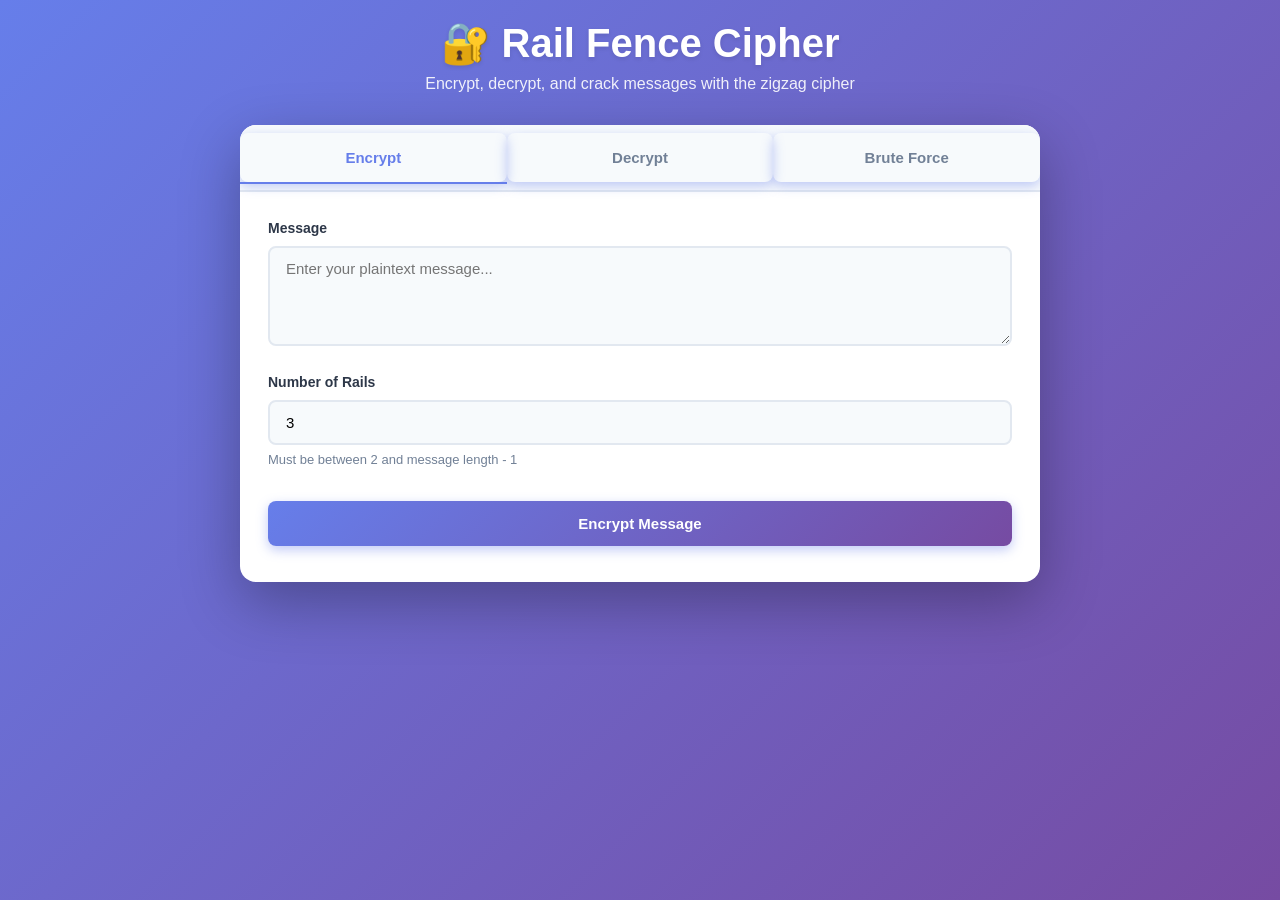
<file: index.html>
<!DOCTYPE html>
<html lang="en">
<head>
    <meta charset="UTF-8">
    <meta name="viewport" content="width=device-width, initial-scale=1.0">
    <title>Rail Fence Cipher</title>
    <link rel="stylesheet" href="style/style.css">
</head>
<body>
    <div class="container">
        <header>
            <h1>🔐 Rail Fence Cipher</h1>
            <p class="subtitle">Encrypt, decrypt, and crack messages with the zigzag cipher</p>
        </header>

        <div class="card">
            <div class="tabs">
                <button class="tab active" data-tab="encrypt">Encrypt</button>
                <button class="tab" data-tab="decrypt">Decrypt</button>
                <button class="tab" data-tab="brute">Brute Force</button>
            </div>

            <!-- Encrypt Tab -->
            <div class="tab-content active" id="encrypt-tab">
                <div class="form-group">
                    <label for="encrypt-input">Message</label>
                    <textarea id="encrypt-input" placeholder="Enter your plaintext message..."></textarea>
                </div>
                <div class="form-group">
                    <label for="encrypt-rails">Number of Rails</label>
                    <input id="encrypt-rails" type="number" min="2" value="3">
                    <div class="input-hint">Must be between 2 and message length - 1</div>
                </div>
                <button id="encrypt-btn">Encrypt Message</button>
                <div class="output" id="encrypt-output">
                    <div class="output-label">Encrypted Result</div>
                    <div class="output-content"></div>
                </div>
                <div class="output" id="encrypt-visual-output">
                    <div class="output-label">Rail Pattern</div>
                    <div class="output-content"></div>
                </div>
            </div>

            <!-- Decrypt Tab -->
            <div class="tab-content" id="decrypt-tab">
                <div class="form-group">
                    <label for="decrypt-input">Ciphertext</label>
                    <textarea id="decrypt-input" placeholder="Enter encrypted message..."></textarea>
                </div>
                <div class="form-group">
                    <label for="decrypt-rails">Number of Rails</label>
                    <input id="decrypt-rails" type="number" min="2" value="3">
                    <div class="input-hint">Use the same number of rails that was used for encryption</div>
                </div>
                <button id="decrypt-btn">Decrypt Message</button>
                <div class="output" id="decrypt-output">
                    <div class="output-label">Decrypted Result</div>
                    <div class="output-content"></div>
                </div>
            </div>

            <!-- Brute Force Tab -->
            <div class="tab-content" id="brute-tab">
                <div class="form-group">
                    <label for="bruteforce-input">Ciphertext</label>
                    <textarea id="bruteforce-input" placeholder="Enter ciphertext to crack..."></textarea>
                </div>
                <div class="form-group">
                    <label for="bruteforce-max-rails">Max Rails (Optional)</label>
                    <input id="bruteforce-max-rails" type="number" min="2" placeholder="Leave empty to try all possibilities">
                    <div class="input-hint">Limits the number of rails to try (faster analysis)</div>
                </div>
                <button id="bruteforce-btn">Crack the Code</button>
                <div class="output" id="bruteforce-output">
                    <div class="output-content"></div>
                </div>
            </div>
        </div>
    </div>

    <script src="script/cipher.js"></script>
    <script src="script/bruteforce.js"></script>
    <script src="script/main.js"></script>
</body>
</html>
</file>
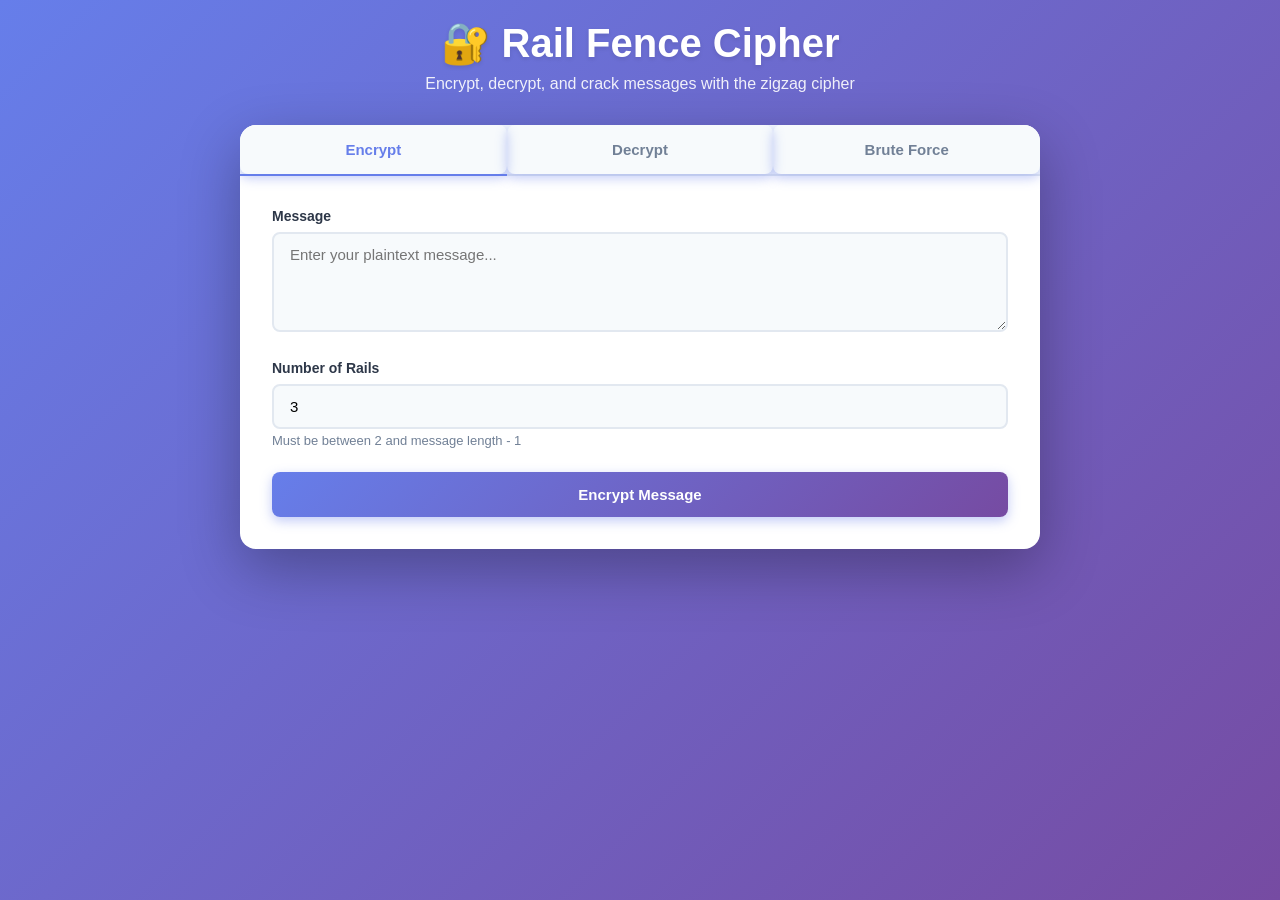
<file: src/web/index.html>
<!DOCTYPE html>
<html lang="en">
<head>
    <meta charset="UTF-8">
    <meta name="viewport" content="width=device-width, initial-scale=1.0">
    <title>Rail Fence Cipher</title>
    <link rel="stylesheet" href="style/style.css">
</head>
<body>
    <div class="container">
        <header>
            <h1>🔐 Rail Fence Cipher</h1>
            <p class="subtitle">Encrypt, decrypt, and crack messages with the zigzag cipher</p>
        </header>

        <div class="card">
            <div class="tabs">
                <button class="tab active" data-tab="encrypt">Encrypt</button>
                <button class="tab" data-tab="decrypt">Decrypt</button>
                <button class="tab" data-tab="brute">Brute Force</button>
            </div>

            <!-- Encrypt Tab -->
            <div class="tab-content active" id="encrypt-tab">
                <div class="form-group">
                    <label for="encrypt-input">Message</label>
                    <textarea id="encrypt-input" placeholder="Enter your plaintext message..."></textarea>
                </div>
                <div class="form-group">
                    <label for="encrypt-rails">Number of Rails</label>
                    <input id="encrypt-rails" type="number" min="2" value="3">
                    <div class="input-hint">Must be between 2 and message length - 1</div>
                </div>
                <button id="encrypt-btn">Encrypt Message</button>
                <div class="output" id="encrypt-output">
                    <div class="output-label">Encrypted Result</div>
                    <div class="output-content"></div>
                </div>
            </div>

            <!-- Decrypt Tab -->
            <div class="tab-content" id="decrypt-tab">
                <div class="form-group">
                    <label for="decrypt-input">Ciphertext</label>
                    <textarea id="decrypt-input" placeholder="Enter encrypted message..."></textarea>
                </div>
                <div class="form-group">
                    <label for="decrypt-rails">Number of Rails</label>
                    <input id="decrypt-rails" type="number" min="2" value="3">
                    <div class="input-hint">Use the same number of rails that was used for encryption</div>
                </div>
                <button id="decrypt-btn">Decrypt Message</button>
                <div class="output" id="decrypt-output">
                    <div class="output-label">Decrypted Result</div>
                    <div class="output-content"></div>
                </div>
            </div>

            <!-- Brute Force Tab -->
            <div class="tab-content" id="brute-tab">
                <div class="form-group">
                    <label for="bruteforce-input">Ciphertext</label>
                    <textarea id="bruteforce-input" placeholder="Enter ciphertext to crack..."></textarea>
                </div>
                <div class="form-group">
                    <label for="bruteforce-max-rails">Max Rails (Optional)</label>
                    <input id="bruteforce-max-rails" type="number" min="2" placeholder="Leave empty to try all possibilities">
                    <div class="input-hint">Limits the number of rails to try (faster analysis)</div>
                </div>
                <button id="bruteforce-btn">Crack the Code</button>
                <div class="output" id="bruteforce-output">
                    <div class="output-content"></div>
                </div>
            </div>
        </div>
    </div>

    <script src="script/cipher.js"></script>
    <script src="script/bruteforce.js"></script>
    <script src="script/main.js"></script>
</body>
</html>
</file>
<file: style/style.css>
* {
    margin: 0;
    padding: 0;
    box-sizing: border-box;
}

body {
    font-family: -apple-system, BlinkMacSystemFont, 'Segoe UI', Roboto, Oxygen, Ubuntu, sans-serif;
    background: linear-gradient(135deg, #667eea 0%, #764ba2 100%);
    min-height: 100vh;
    padding: 20px;
    color: #2d3748;
}

.container {
    max-width: 800px;
    margin: 0 auto;
}

header {
    text-align: center;
    margin-bottom: 32px;
    color: white;
}

h1 {
    font-size: 2.5rem;
    font-weight: 700;
    margin-bottom: 8px;
    text-shadow: 0 2px 4px rgba(0,0,0,0.1);
}

.subtitle {
    font-size: 1rem;
    opacity: 0.9;
}

.card {
    background: white;
    border-radius: 16px;
    box-shadow: 0 20px 60px rgba(0,0,0,0.3);
    overflow: hidden;
}

.tabs {
    display: flex;
    background: #f7fafc;
    border-bottom: 2px solid #e2e8f0;
}

.tab {
    flex: 1;
    padding: 16px;
    background: transparent;
    border: none;
    font-size: 15px;
    font-weight: 600;
    color: #718096;
    cursor: pointer;
    transition: all 0.3s;
    position: relative;
}

.tab:hover {
    color: #667eea;
    background: rgba(102, 126, 234, 0.05);
}

.tab.active {
    color: #667eea;
}

.tab.active::after {
    content: '';
    position: absolute;
    bottom: -2px;
    left: 0;
    right: 0;
    height: 2px;
    background: #667eea;
}

.tab-content {
    display: none;
    padding: 28px;
    animation: fadeIn 0.3s;
}

.tab-content.active {
    display: block;
}

@keyframes fadeIn {
    from { opacity: 0; transform: translateY(10px); }
    to { opacity: 1; transform: translateY(0); }
}

.form-group {
    margin-bottom: 24px;
}

label {
    display: block;
    font-weight: 600;
    font-size: 14px;
    margin-bottom: 10px;
    color: #2d3748;
}

textarea,
input[type="number"] {
    width: 100%;
    padding: 12px 16px;
    border: 2px solid #e2e8f0;
    border-radius: 8px;
    font-size: 15px;
    font-family: inherit;
    transition: all 0.2s;
    background: #f7fafc;
}

textarea:focus,
input[type="number"]:focus {
    outline: none;
    border-color: #667eea;
    background: white;
    box-shadow: 0 0 0 3px rgba(102, 126, 234, 0.1);
}

textarea {
    resize: vertical;
    min-height: 100px;
}

.input-hint {
    font-size: 13px;
    color: #718096;
    margin-top: 6px;
    line-height: 1.4;
}

button {
    width: 100%;
    padding: 14px;
    margin-top: 8px;
    margin-bottom: 8px;
    background: linear-gradient(135deg, #667eea 0%, #764ba2 100%);
    color: white;
    border: none;
    border-radius: 8px;
    font-size: 15px;
    font-weight: 600;
    cursor: pointer;
    transition: all 0.3s;
    box-shadow: 0 4px 12px rgba(102, 126, 234, 0.4);
}

button:hover {
    transform: translateY(-2px);
    box-shadow: 0 6px 20px rgba(102, 126, 234, 0.5);
}

button:active {
    transform: translateY(0);
}

button:disabled {
    opacity: 0.6;
    cursor: not-allowed;
    transform: none;
}

.output {
    margin-top: 24px;
    padding: 20px;
    background: #f7fafc;
    border-radius: 8px;
    border-left: 4px solid #667eea;
    min-height: 60px;
    display: none;
}

.output + .output {
    margin-top: 16px;
}

.output.show {
    display: block;
    animation: slideIn 0.3s;
}

@keyframes slideIn {
    from { opacity: 0; transform: translateY(-10px); }
    to { opacity: 1; transform: translateY(0); }
}

.output-label {
    font-size: 12px;
    font-weight: 600;
    text-transform: uppercase;
    color: #667eea;
    margin-bottom: 12px;
    letter-spacing: 0.5px;
}

.output-content {
    font-size: 15px;
    line-height: 1.6;
    color: #2d3748;
    word-break: break-word;
    white-space: pre-wrap;
    word-spacing: normal;
}

.loading {
    display: flex;
    align-items: center;
    gap: 12px;
    color: #718096;
}

.spinner {
    width: 20px;
    height: 20px;
    border: 3px solid #e2e8f0;
    border-top-color: #667eea;
    border-radius: 50%;
    animation: spin 0.8s linear infinite;
}

@keyframes spin {
    to { transform: rotate(360deg); }
}

.brute-result {
    margin-bottom: 4px;
    padding: 10px 12px;
    background: white;
    border-radius: 6px;
    border: 1px solid #e2e8f0;
    transition: all 0.2s;
}

.brute-result:last-child {
    margin-bottom: 0;
}

.brute-result:hover {
    border-color: #667eea;
    box-shadow: 0 1px 4px rgba(102, 126, 234, 0.1);
}

.result-header {
    display: flex;
    justify-content: space-between;
    align-items: center;
    margin-bottom: 6px;
}

.rails-badge {
    display: inline-block;
    padding: 2px 8px;
    background: #667eea;
    color: white;
    border-radius: 10px;
    font-size: 11px;
    font-weight: 600;
}

.result-text {
    font-size: 13px;
    color: #2d3748;
    line-height: 1.4;
    word-break: break-word;
    white-space: pre-wrap;
    margin-top: 4px;
}

/* Rail visualization (encryption) */
.rail-visual {
    width: 100%;
    border-collapse: collapse;
    margin-top: 12px;
    font-size: 14px;
    font-family: 'Courier New', monospace;
}

.rail-visual th,
.rail-visual td {
    border: 1px solid #e2e8f0;
    padding: 8px 6px;
    text-align: center;
    min-width: 24px;
}

.rail-visual th {
    background: #edf2f7;
    font-weight: 600;
    font-size: 12px;
}

.rail-visual td.empty {
    background: #f7fafc;
    color: #cbd5e0;
}

@media (max-width: 640px) {
    h1 {
        font-size: 2rem;
    }
    
    .tab-content {
        padding: 20px;
    }
    
    .tab {
        font-size: 13px;
        padding: 12px 8px;
    }
}
</file>
<file: src/web/style/style.css>
* {
    margin: 0;
    padding: 0;
    box-sizing: border-box;
}

body {
    font-family: -apple-system, BlinkMacSystemFont, 'Segoe UI', Roboto, Oxygen, Ubuntu, sans-serif;
    background: linear-gradient(135deg, #667eea 0%, #764ba2 100%);
    min-height: 100vh;
    padding: 20px;
    color: #2d3748;
}

.container {
    max-width: 800px;
    margin: 0 auto;
}

header {
    text-align: center;
    margin-bottom: 32px;
    color: white;
}

h1 {
    font-size: 2.5rem;
    font-weight: 700;
    margin-bottom: 8px;
    text-shadow: 0 2px 4px rgba(0,0,0,0.1);
}

.subtitle {
    font-size: 1rem;
    opacity: 0.9;
}

.card {
    background: white;
    border-radius: 16px;
    box-shadow: 0 20px 60px rgba(0,0,0,0.3);
    overflow: hidden;
}

.tabs {
    display: flex;
    background: #f7fafc;
    border-bottom: 2px solid #e2e8f0;
}

.tab {
    flex: 1;
    padding: 16px;
    background: transparent;
    border: none;
    font-size: 15px;
    font-weight: 600;
    color: #718096;
    cursor: pointer;
    transition: all 0.3s;
    position: relative;
}

.tab:hover {
    color: #667eea;
    background: rgba(102, 126, 234, 0.05);
}

.tab.active {
    color: #667eea;
}

.tab.active::after {
    content: '';
    position: absolute;
    bottom: -2px;
    left: 0;
    right: 0;
    height: 2px;
    background: #667eea;
}

.tab-content {
    display: none;
    padding: 32px;
    animation: fadeIn 0.3s;
}

.tab-content.active {
    display: block;
}

@keyframes fadeIn {
    from { opacity: 0; transform: translateY(10px); }
    to { opacity: 1; transform: translateY(0); }
}

.form-group {
    margin-bottom: 24px;
}

label {
    display: block;
    font-weight: 600;
    font-size: 14px;
    margin-bottom: 8px;
    color: #2d3748;
}

textarea,
input[type="number"] {
    width: 100%;
    padding: 12px 16px;
    border: 2px solid #e2e8f0;
    border-radius: 8px;
    font-size: 15px;
    font-family: inherit;
    transition: all 0.2s;
    background: #f7fafc;
}

textarea:focus,
input[type="number"]:focus {
    outline: none;
    border-color: #667eea;
    background: white;
    box-shadow: 0 0 0 3px rgba(102, 126, 234, 0.1);
}

textarea {
    resize: vertical;
    min-height: 100px;
}

.input-hint {
    font-size: 13px;
    color: #718096;
    margin-top: 4px;
}

button {
    width: 100%;
    padding: 14px;
    background: linear-gradient(135deg, #667eea 0%, #764ba2 100%);
    color: white;
    border: none;
    border-radius: 8px;
    font-size: 15px;
    font-weight: 600;
    cursor: pointer;
    transition: all 0.3s;
    box-shadow: 0 4px 12px rgba(102, 126, 234, 0.4);
}

button:hover {
    transform: translateY(-2px);
    box-shadow: 0 6px 20px rgba(102, 126, 234, 0.5);
}

button:active {
    transform: translateY(0);
}

button:disabled {
    opacity: 0.6;
    cursor: not-allowed;
    transform: none;
}

.output {
    margin-top: 24px;
    padding: 20px;
    background: #f7fafc;
    border-radius: 8px;
    border-left: 4px solid #667eea;
    min-height: 60px;
    display: none;
}

.output.show {
    display: block;
    animation: slideIn 0.3s;
}

@keyframes slideIn {
    from { opacity: 0; transform: translateY(-10px); }
    to { opacity: 1; transform: translateY(0); }
}

.output-label {
    font-size: 12px;
    font-weight: 600;
    text-transform: uppercase;
    color: #667eea;
    margin-bottom: 8px;
    letter-spacing: 0.5px;
}

.output-content {
    font-size: 15px;
    line-height: 1.6;
    color: #2d3748;
    word-break: break-word;
}

.loading {
    display: flex;
    align-items: center;
    gap: 12px;
    color: #718096;
}

.spinner {
    width: 20px;
    height: 20px;
    border: 3px solid #e2e8f0;
    border-top-color: #667eea;
    border-radius: 50%;
    animation: spin 0.8s linear infinite;
}

@keyframes spin {
    to { transform: rotate(360deg); }
}

.brute-result {
    margin-bottom: 16px;
    padding: 16px;
    background: white;
    border-radius: 8px;
    border: 2px solid #e2e8f0;
    transition: all 0.2s;
}

.brute-result:hover {
    border-color: #667eea;
    box-shadow: 0 2px 8px rgba(102, 126, 234, 0.1);
}

.brute-result.best {
    border-color: #48bb78;
    background: linear-gradient(to right, #f0fff4, white);
}

.result-header {
    display: flex;
    justify-content: space-between;
    align-items: center;
    margin-bottom: 8px;
}

.rails-badge {
    display: inline-block;
    padding: 4px 12px;
    background: #667eea;
    color: white;
    border-radius: 12px;
    font-size: 13px;
    font-weight: 600;
}

.best-badge {
    display: inline-block;
    padding: 4px 12px;
    background: #48bb78;
    color: white;
    border-radius: 12px;
    font-size: 13px;
    font-weight: 600;
}

.score {
    font-size: 13px;
    color: #718096;
}

.result-text {
    font-size: 15px;
    color: #2d3748;
    line-height: 1.5;
    word-break: break-word;
}

@media (max-width: 640px) {
    h1 {
        font-size: 2rem;
    }
    
    .tab-content {
        padding: 20px;
    }
    
    .tab {
        font-size: 13px;
        padding: 12px 8px;
    }
}
</file>
